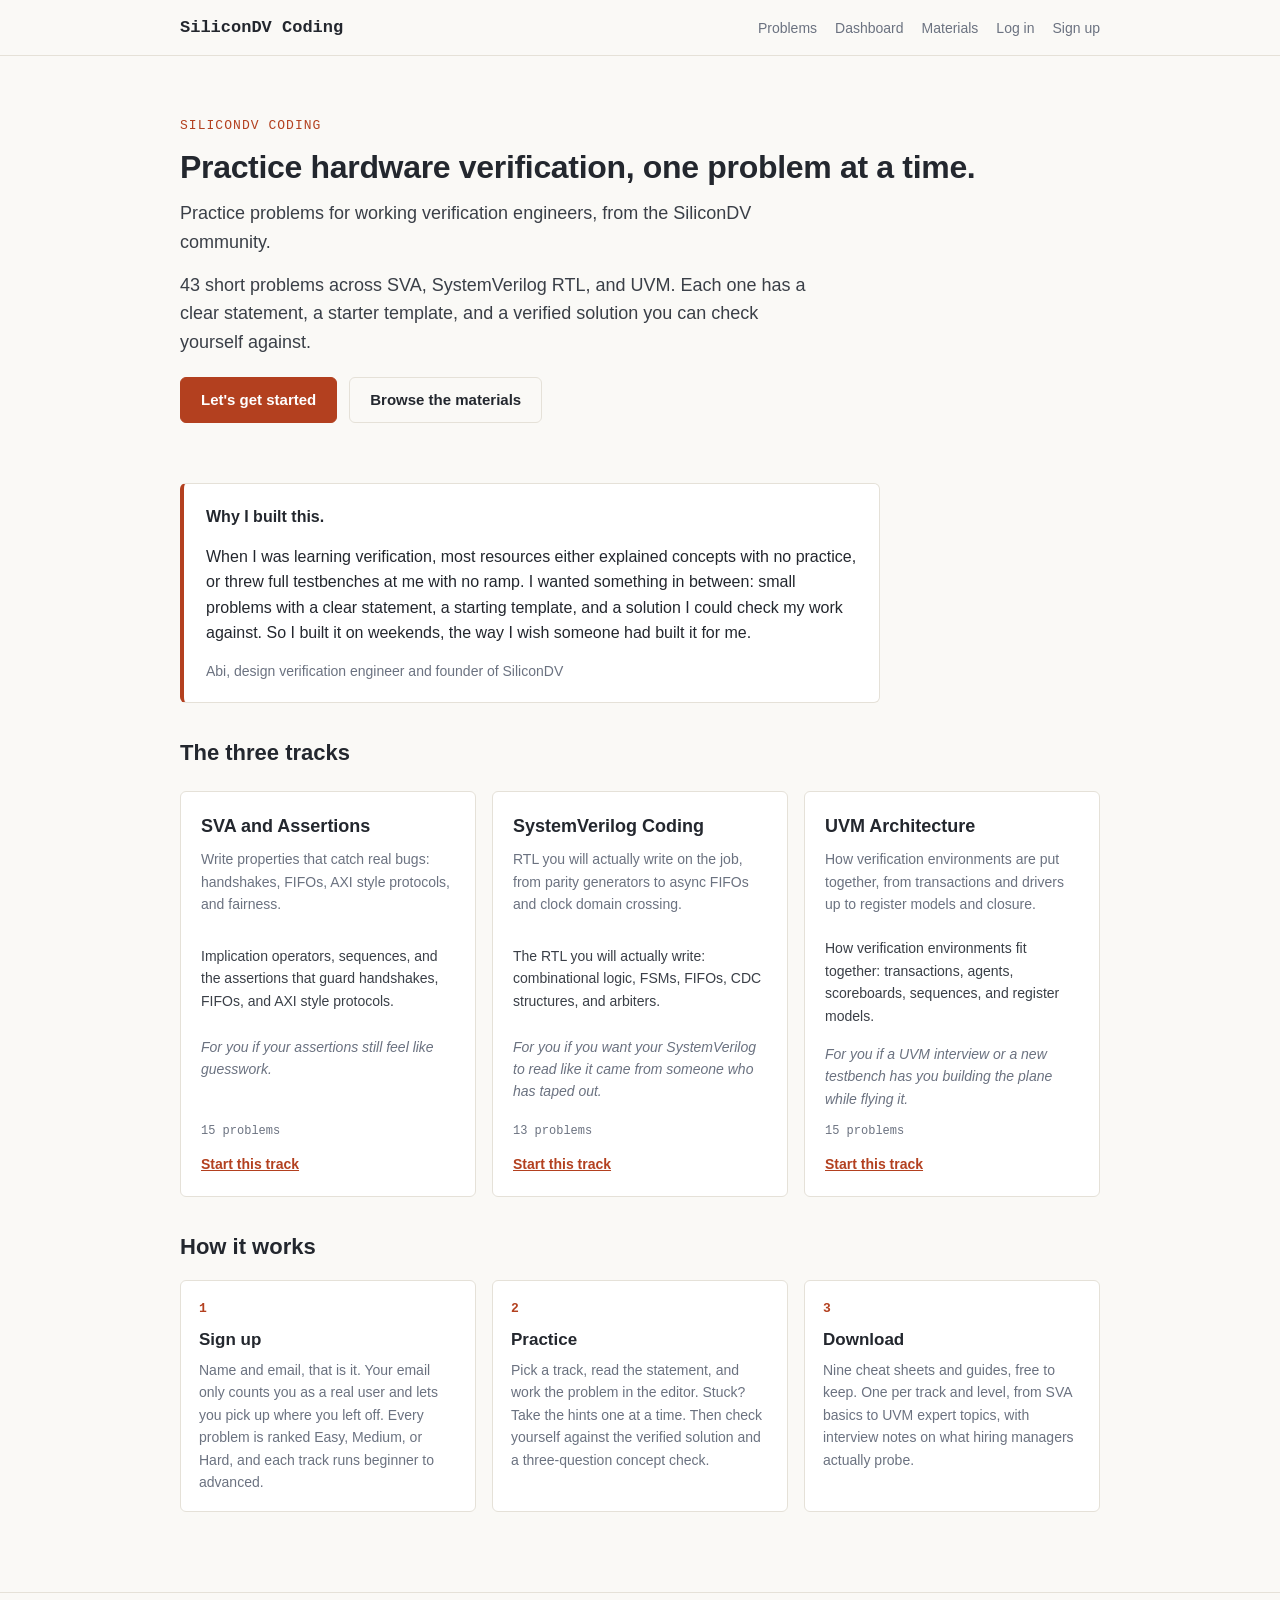
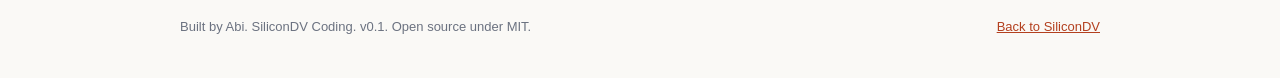
<file: practice/index.html>
<!DOCTYPE html>
<html lang="en">
<head>
  <meta charset="utf-8">
  <meta name="viewport" content="width=device-width, initial-scale=1">
  <title>SiliconDV Coding</title>
  <meta name="description" content="Hands-on practice problems for hardware verification: SVA, SystemVerilog RTL, and UVM. Built by Abi, founder of SiliconDV.">
  <link rel="stylesheet" href="styles.css">
  <!-- Google tag (gtag.js) -->
  <script async src="https://www.googletagmanager.com/gtag/js?id=G-796B4SJDY9"></script>
  <script>
    window.dataLayer = window.dataLayer || [];
    function gtag(){dataLayer.push(arguments);}
    gtag('js', new Date());
    gtag('config', 'G-796B4SJDY9');
  </script>
</head>
<body>

  <header class="site">
    <div class="wrap">
      <a class="brand" href="#/">SiliconDV Coding</a>
      <nav class="main" id="nav"></nav>
    </div>
  </header>

  <main>
    <div class="wrap" id="app">
      <p>Loading the lab...</p>
    </div>
  </main>

  <footer class="site">
    <div class="wrap">
      <span>Built by Abi. SiliconDV Coding. v0.1. Open source under MIT.</span>
      <span><a href="https://silicondv.com">Back to SiliconDV</a></span>
    </div>
  </footer>

  <script src="config.js"></script>
  <script src="app.js"></script>
</body>
</html>
</file>
<file: practice/styles.css>
/* SiliconDV Practice Lab styles.
   Paper background, ink text, one accent color. Borders are 1px,
   corners stay small. Nothing glows, nothing gradients. */

:root {
  --paper: #FAF9F6;
  --card: #FFFFFF;
  --ink: #23272E;
  --muted: #6B7280;
  --line: #E5E1D8;
  --accent: #B3401F;
  --accent-dark: #93331a;
  --code-bg: #F1EFE9;
  --radius: 6px;
}

* { box-sizing: border-box; }

body {
  margin: 0;
  background: var(--paper);
  color: var(--ink);
  font-family: -apple-system, BlinkMacSystemFont, "Segoe UI", Roboto,
    Helvetica, Arial, sans-serif;
  font-size: 16px;
  line-height: 1.6;
}

.mono, code, pre {
  font-family: ui-monospace, SFMono-Regular, Menlo, Consolas,
    "Liberation Mono", monospace;
}

.wrap {
  max-width: 960px;
  margin: 0 auto;
  padding: 0 20px;
}

/* Demo mode strip. Honest and hard to miss. */
.demo-strip {
  background: #F6EFDD;
  border-bottom: 1px solid var(--line);
  color: var(--ink);
  font-size: 13px;
  padding: 8px 0;
  text-align: center;
}
.demo-strip strong { font-weight: 700; }

/* Header */
header.site {
  border-bottom: 1px solid var(--line);
  background: var(--paper);
}
header.site .wrap {
  display: flex;
  align-items: center;
  justify-content: space-between;
  padding-top: 14px;
  padding-bottom: 14px;
}
.brand {
  font-family: ui-monospace, SFMono-Regular, Menlo, Consolas, monospace;
  font-weight: 700;
  font-size: 17px;
  color: var(--ink);
  text-decoration: none;
}
.brand .dot { color: var(--accent); }
nav.main a {
  color: var(--muted);
  text-decoration: none;
  margin-left: 18px;
  font-size: 14px;
}
nav.main a:hover, nav.main a.active { color: var(--ink); }
nav.main .who {
  color: var(--ink);
  font-size: 14px;
  margin-left: 18px;
}
nav.main button.linklike {
  background: none;
  border: none;
  color: var(--muted);
  cursor: pointer;
  font-size: 14px;
  margin-left: 18px;
  padding: 0;
  font-family: inherit;
}
nav.main button.linklike:hover { color: var(--ink); text-decoration: underline; }

/* Main */
main .wrap { padding-top: 32px; padding-bottom: 64px; }

h1 { font-size: 32px; line-height: 1.25; margin: 0 0 12px; letter-spacing: -0.01em; }
h2 { font-size: 22px; margin: 32px 0 12px; }
h3 { font-size: 17px; margin: 24px 0 8px; }
p { margin: 0 0 14px; }
.lede { font-size: 18px; color: #3a3f47; max-width: 640px; }

a { color: var(--accent); }
a:hover { color: var(--accent-dark); }

/* Hero */
.hero { padding: 28px 0 8px; }
.hero .kicker {
  font-family: ui-monospace, SFMono-Regular, Menlo, Consolas, monospace;
  font-size: 13px;
  color: var(--accent);
  text-transform: uppercase;
  letter-spacing: 0.08em;
  margin-bottom: 10px;
}

/* Why I built this */
.why {
  border: 1px solid var(--line);
  border-left: 4px solid var(--accent);
  background: var(--card);
  border-radius: var(--radius);
  padding: 20px 22px;
  margin: 32px 0;
  max-width: 700px;
}
.why p:last-child { margin-bottom: 0; }
.why .sig { color: var(--muted); font-size: 14px; margin-top: 10px; }

/* Track cards */
.cards {
  display: grid;
  grid-template-columns: repeat(3, 1fr);
  gap: 16px;
  margin: 20px 0 8px;
}
.card {
  background: var(--card);
  border: 1px solid var(--line);
  border-radius: var(--radius);
  padding: 20px;
  display: flex;
  flex-direction: column;
}
.card h3 { margin: 0 0 8px; font-size: 18px; }
.card h3 a { color: var(--ink); text-decoration: none; }
.card h3 a:hover { color: var(--accent); }
.card p { color: var(--muted); font-size: 14px; flex: 1; }
.card .meta {
  font-family: ui-monospace, SFMono-Regular, Menlo, Consolas, monospace;
  font-size: 12px;
  color: var(--muted);
  margin-top: 12px;
}
.card .go { margin-top: 12px; font-size: 14px; font-weight: 600; }

/* Steps */
.steps {
  display: grid;
  grid-template-columns: repeat(3, 1fr);
  gap: 16px;
  margin: 16px 0;
  counter-reset: step;
}
.step {
  border: 1px solid var(--line);
  border-radius: var(--radius);
  background: var(--card);
  padding: 18px;
}
.step .n {
  font-family: ui-monospace, SFMono-Regular, Menlo, Consolas, monospace;
  font-size: 13px;
  color: var(--accent);
  font-weight: 700;
}
.step h3 { margin: 6px 0 6px; }
.step p { font-size: 14px; color: var(--muted); margin: 0; }

/* Buttons */
.btn {
  display: inline-block;
  background: var(--accent);
  color: #fff;
  border: 1px solid var(--accent);
  border-radius: var(--radius);
  padding: 10px 20px;
  font-size: 15px;
  font-weight: 600;
  cursor: pointer;
  text-decoration: none;
  font-family: inherit;
}
.btn:hover { background: var(--accent-dark); border-color: var(--accent-dark); color: #fff; }
.btn-ghost {
  background: transparent;
  color: var(--ink);
  border: 1px solid var(--line);
}
.btn-ghost:hover { border-color: var(--ink); background: transparent; color: var(--ink); }
.btn-row { display: flex; gap: 12px; margin: 20px 0; flex-wrap: wrap; }

/* Forms */
.form-card {
  background: var(--card);
  border: 1px solid var(--line);
  border-radius: var(--radius);
  padding: 28px;
  max-width: 480px;
}
.field { margin-bottom: 16px; }
.field label {
  display: block;
  font-size: 14px;
  font-weight: 600;
  margin-bottom: 6px;
}
.field input {
  width: 100%;
  padding: 10px 12px;
  font-size: 15px;
  border: 1px solid var(--line);
  border-radius: var(--radius);
  background: var(--paper);
  color: var(--ink);
  font-family: inherit;
}
.field input:focus { outline: 2px solid var(--accent); outline-offset: 0; border-color: var(--accent); }
.form-note { font-size: 13px; color: var(--muted); margin-top: 14px; }
.form-error {
  display: none;
  background: #F9E9E2;
  border: 1px solid #E3B79F;
  color: #7A2E14;
  border-radius: var(--radius);
  padding: 10px 14px;
  font-size: 14px;
  margin-bottom: 16px;
}
.form-error.show { display: block; }

/* Progress */
.track-progress {
  background: var(--card);
  border: 1px solid var(--line);
  border-radius: var(--radius);
  padding: 20px 22px;
  margin-bottom: 14px;
}
.track-progress .top {
  display: flex;
  justify-content: space-between;
  align-items: baseline;
  gap: 12px;
}
.track-progress h3 { margin: 0; }
.track-progress h3 a { color: var(--ink); text-decoration: none; }
.track-progress h3 a:hover { color: var(--accent); }
.count { font-family: ui-monospace, SFMono-Regular, Menlo, Consolas, monospace; font-size: 13px; color: var(--muted); }
.bar {
  height: 8px;
  background: var(--code-bg);
  border: 1px solid var(--line);
  border-radius: 4px;
  margin: 12px 0 10px;
  overflow: hidden;
}
.bar > span { display: block; height: 100%; background: var(--accent); }
.levels { font-size: 13px; color: var(--muted); }
.empty {
  border: 1px dashed var(--line);
  border-radius: var(--radius);
  padding: 24px;
  color: var(--muted);
  margin: 8px 0 24px;
  background: var(--card);
}

/* Problem list */
.level-group { margin-bottom: 28px; }
.level-group > h3 {
  font-family: ui-monospace, SFMono-Regular, Menlo, Consolas, monospace;
  font-size: 13px;
  text-transform: uppercase;
  letter-spacing: 0.08em;
  color: var(--muted);
  margin-bottom: 10px;
}
.prow {
  display: flex;
  align-items: center;
  gap: 14px;
  background: var(--card);
  border: 1px solid var(--line);
  border-radius: var(--radius);
  padding: 12px 16px;
  margin-bottom: 8px;
  text-decoration: none;
  color: var(--ink);
}
.prow:hover { border-color: var(--accent); }
.prow .num {
  font-family: ui-monospace, SFMono-Regular, Menlo, Consolas, monospace;
  font-size: 13px;
  color: var(--muted);
  min-width: 36px;
}
.prow .t { flex: 1; font-weight: 600; font-size: 15px; }
.prow .t small { display: block; font-weight: 400; color: var(--muted); font-size: 13px; }

/* Badges */
.badge {
  font-family: ui-monospace, SFMono-Regular, Menlo, Consolas, monospace;
  font-size: 11px;
  text-transform: uppercase;
  letter-spacing: 0.06em;
  border: 1px solid var(--line);
  border-radius: 4px;
  padding: 3px 8px;
  white-space: nowrap;
  color: var(--muted);
  background: var(--paper);
}
.badge.beginner { color: #2F7D4F; border-color: #BFD9C8; background: #EFF6F1; }
.badge.intermediate { color: #8A5E0E; border-color: #E3CF9E; background: #FAF3E2; }
.badge.advanced { color: var(--accent); border-color: #E3B79F; background: #F9ECE4; }
.badge.done { color: #2F7D4F; border-color: #BFD9C8; background: #EFF6F1; }
.badge.tried { color: #8A5E0E; border-color: #E3CF9E; background: #FAF3E2; }

/* Code blocks */
pre.code {
  background: var(--code-bg);
  border: 1px solid var(--line);
  border-radius: var(--radius);
  padding: 16px 18px;
  font-size: 13.5px;
  line-height: 1.55;
  overflow-x: auto;
  margin: 12px 0 20px;
}
.code-label {
  font-family: ui-monospace, SFMono-Regular, Menlo, Consolas, monospace;
  font-size: 12px;
  text-transform: uppercase;
  letter-spacing: 0.08em;
  color: var(--muted);
  margin: 20px 0 0;
}
.solution-label {
  display: inline-block;
  font-family: ui-monospace, SFMono-Regular, Menlo, Consolas, monospace;
  font-size: 12px;
  text-transform: uppercase;
  letter-spacing: 0.08em;
  color: var(--accent);
  border: 1px solid #E3B79F;
  background: #F9ECE4;
  border-radius: 4px;
  padding: 3px 8px;
  margin: 20px 0 0;
}
.done-note {
  border: 1px solid #BFD9C8;
  background: #EFF6F1;
  color: #2F7D4F;
  border-radius: var(--radius);
  padding: 12px 16px;
  font-size: 14px;
  margin: 20px 0;
}

/* Materials */
.mat-grid {
  display: grid;
  grid-template-columns: repeat(3, 1fr);
  gap: 16px;
  margin-top: 16px;
}
.mat-note { font-size: 13px; color: var(--muted); margin-top: 20px; }

/* Not found */
.notfound {
  border: 1px solid var(--line);
  border-radius: var(--radius);
  background: var(--card);
  padding: 40px;
  text-align: center;
  max-width: 560px;
  margin: 40px auto;
}
.notfound h1 { font-size: 24px; }

/* Tables (admin) */
table.data {
  width: 100%;
  border-collapse: collapse;
  font-size: 14px;
  margin: 12px 0 28px;
  background: var(--card);
}
table.data th, table.data td {
  border: 1px solid var(--line);
  padding: 8px 12px;
  text-align: left;
}
table.data th {
  font-family: ui-monospace, SFMono-Regular, Menlo, Consolas, monospace;
  font-size: 12px;
  text-transform: uppercase;
  letter-spacing: 0.06em;
  color: var(--muted);
  background: var(--code-bg);
}
.admin-key { display: flex; gap: 10px; margin: 16px 0; max-width: 520px; }
.admin-key input {
  flex: 1;
  padding: 10px 12px;
  font-size: 15px;
  border: 1px solid var(--line);
  border-radius: var(--radius);
  background: var(--card);
  color: var(--ink);
  font-family: ui-monospace, SFMono-Regular, Menlo, Consolas, monospace;
}

/* Footer */
footer.site {
  border-top: 1px solid var(--line);
  padding: 24px 0 40px;
  color: var(--muted);
  font-size: 13px;
}
footer.site .wrap { display: flex; justify-content: space-between; gap: 16px; flex-wrap: wrap; }

@media (max-width: 720px) {
  .cards, .steps, .mat-grid { grid-template-columns: 1fr; }
  h1 { font-size: 26px; }
  nav.main a { margin-left: 12px; }
  .prow { flex-wrap: wrap; }
}

/* Problem list: filters and table */

.filters {
  border: 1px solid var(--line);
  border-radius: var(--radius);
  background: var(--card);
  padding: 14px 16px;
  margin: 16px 0 8px;
  display: flex;
  flex-direction: column;
  gap: 10px;
}
.chip-row { display: flex; align-items: center; gap: 8px; flex-wrap: wrap; }
.chip-label {
  font-family: ui-monospace, SFMono-Regular, Menlo, Consolas, monospace;
  font-size: 12px;
  text-transform: uppercase;
  letter-spacing: 0.06em;
  color: var(--muted);
  margin-right: 4px;
}
.chip {
  background: var(--paper);
  border: 1px solid var(--line);
  border-radius: 20px;
  padding: 4px 12px;
  font-size: 13px;
  font-family: inherit;
  color: var(--muted);
  cursor: pointer;
}
.chip:hover { border-color: var(--ink); color: var(--ink); }
.chip.on { background: var(--ink); border-color: var(--ink); color: #fff; }
.search-row input {
  width: 100%;
  max-width: 360px;
  padding: 8px 12px;
  font-size: 14px;
  border: 1px solid var(--line);
  border-radius: var(--radius);
  background: var(--paper);
  color: var(--ink);
  font-family: inherit;
}
.search-row input:focus { outline: 2px solid var(--accent); border-color: var(--accent); }

table.plist {
  width: 100%;
  border-collapse: collapse;
  font-size: 15px;
  margin: 8px 0 12px;
  background: var(--card);
  border: 1px solid var(--line);
  border-radius: var(--radius);
  overflow: hidden;
}
table.plist th, table.plist td {
  padding: 10px 14px;
  text-align: left;
  border-bottom: 1px solid var(--line);
}
table.plist thead th {
  font-family: ui-monospace, SFMono-Regular, Menlo, Consolas, monospace;
  font-size: 12px;
  text-transform: uppercase;
  letter-spacing: 0.06em;
  color: var(--muted);
  background: var(--code-bg);
}
table.plist tbody tr:last-child td { border-bottom: none; }
table.plist tbody tr:hover td { background: #FBFAF7; }
.c-num { width: 56px; color: var(--muted); font-size: 13px; }
.c-diff { width: 110px; }
.c-status { width: 70px; text-align: center; }
.c-title a { color: var(--ink); text-decoration: none; font-weight: 600; }
.c-title a:hover { color: var(--accent); }
.c-track {
  display: block;
  font-size: 12px;
  color: var(--muted);
  font-weight: 400;
}

.diff { font-weight: 600; font-size: 14px; }
.diff-beginner { color: #2F7D4F; }
.diff-intermediate { color: #8A5E0E; }
.diff-advanced { color: var(--accent); }

.st { font-size: 16px; line-height: 1; }
.st-done { color: #2F7D4F; font-weight: 700; }
.st-tried { color: #8A5E0E; }
.st-none { color: #C9C4B8; }

.muted-line { font-size: 13px; color: var(--muted); }
.tiny { font-size: 12px; margin-top: 6px; }
.legend { margin-top: 4px; }

/* Problem page: two pane layout */

.prob-head .pnum { color: var(--muted); font-size: 0.6em; }
.pstatus { font-size: 14px; margin-left: 10px; }
.ps-done { color: #2F7D4F; font-weight: 600; }
.ps-tried { color: #8A5E0E; font-weight: 600; }
.ps-none { color: var(--muted); }

.prob-grid {
  display: grid;
  grid-template-columns: 1fr 1fr;
  gap: 24px;
  margin-top: 20px;
  align-items: start;
}
.pane {
  background: var(--card);
  border: 1px solid var(--line);
  border-radius: var(--radius);
  padding: 20px 22px;
  min-width: 0;
}

.tabs {
  display: flex;
  gap: 4px;
  border-bottom: 1px solid var(--line);
  margin: -4px -6px 16px;
  padding: 0 6px;
}
.tab {
  background: none;
  border: none;
  border-bottom: 2px solid transparent;
  padding: 10px 12px;
  font-size: 14px;
  font-weight: 600;
  color: var(--muted);
  cursor: pointer;
  font-family: inherit;
  margin-bottom: -1px;
}
.tab:hover { color: var(--ink); }
.tab.on { color: var(--ink); border-bottom-color: var(--accent); }

.constraints { margin: 8px 0 16px; padding-left: 20px; }
.constraints li { margin-bottom: 6px; font-size: 15px; }

.locked {
  border: 1px dashed var(--line);
  border-radius: var(--radius);
  padding: 24px;
  text-align: center;
  color: var(--muted);
  margin-top: 12px;
}

#notes {
  width: 100%;
  padding: 12px 14px;
  font-size: 14px;
  line-height: 1.6;
  border: 1px solid var(--line);
  border-radius: var(--radius);
  background: var(--paper);
  color: var(--ink);
  font-family: inherit;
  resize: vertical;
}
#notes:focus { outline: 2px solid var(--accent); border-color: var(--accent); }

/* Hand rolled code editor: textarea plus a synced line number gutter */

.editor {
  display: flex;
  border: 1px solid var(--line);
  border-radius: var(--radius);
  background: var(--code-bg);
  overflow: hidden;
  margin-top: 8px;
}
.gutter {
  padding: 14px 10px 14px 14px;
  text-align: right;
  color: #A8A294;
  background: var(--code-bg);
  border-right: 1px solid var(--line);
  font-family: ui-monospace, SFMono-Regular, Menlo, Consolas, monospace;
  font-size: 13.5px;
  line-height: 1.55;
  user-select: none;
  overflow: hidden;
  white-space: pre;
  min-width: 44px;
}
#ed {
  flex: 1;
  min-height: 340px;
  padding: 14px 16px;
  border: none;
  background: transparent;
  color: var(--ink);
  font-family: ui-monospace, SFMono-Regular, Menlo, Consolas, monospace;
  font-size: 13.5px;
  line-height: 1.55;
  resize: vertical;
  white-space: pre;
  overflow: auto;
}
#ed:focus { outline: 2px solid var(--accent); outline-offset: -2px; }

.self-note {
  font-size: 13px;
  color: var(--muted);
  align-self: center;
}

/* Concept check quiz */

.quiz-head { margin-top: 28px; }
.quiz-q {
  border-top: 1px solid var(--line);
  padding: 14px 0;
}
.quiz-q .qq { font-size: 15px; margin-bottom: 10px; }
.quiz-q .qnum {
  font-family: ui-monospace, SFMono-Regular, Menlo, Consolas, monospace;
  font-size: 12px;
  color: var(--muted);
}
.choices { display: flex; flex-direction: column; gap: 8px; }
.choice {
  text-align: left;
  background: var(--paper);
  border: 1px solid var(--line);
  border-radius: var(--radius);
  padding: 8px 12px;
  font-size: 14px;
  font-family: inherit;
  color: var(--ink);
  cursor: pointer;
}
.choice:hover:not(:disabled) { border-color: var(--ink); }
.choice:disabled { cursor: default; opacity: 0.9; }
.choice .clett {
  font-family: ui-monospace, SFMono-Regular, Menlo, Consolas, monospace;
  font-size: 12px;
  color: var(--muted);
  margin-right: 8px;
}
.choice.right { border-color: #2F7D4F; background: #EFF6F1; }
.choice.wrong { border-color: var(--accent); background: #F9ECE4; }
.quiz-q .why {
  font-size: 14px;
  color: #3a3f47;
  background: var(--paper);
  border: 1px solid var(--line);
  border-radius: var(--radius);
  padding: 10px 14px;
  margin-top: 10px;
}

/* Track card extras on the landing page */
.card .covers { font-size: 14px; color: #3a3f47; margin: 8px 0; }
.card .whofor { font-size: 14px; color: var(--muted); font-style: italic; margin: 8px 0 0; }

/* Hints: progressive reveal on the problem page */
#hints { margin: 8px 0 18px; }
#hints .tiny { margin-bottom: 10px; }
.hint-list { margin: 12px 0 0; padding-left: 0; list-style: none; counter-reset: hint; }
.hint-list .hint {
  counter-increment: hint;
  font-size: 15px;
  background: var(--paper);
  border: 1px solid var(--line);
  border-radius: var(--radius);
  padding: 10px 14px 10px 44px;
  margin-bottom: 8px;
  position: relative;
}
.hint-list .hint::before {
  content: counter(hint);
  position: absolute;
  left: 14px;
  top: 10px;
  font-family: ui-monospace, SFMono-Regular, Menlo, Consolas, monospace;
  font-size: 13px;
  color: var(--accent);
  font-weight: 700;
}

/* Takeaway shown at the end of a revealed solution */
.takeaway {
  border: 1px solid var(--line);
  border-left: 4px solid var(--accent);
  background: var(--card);
  border-radius: var(--radius);
  padding: 12px 16px;
  margin-top: 16px;
  font-size: 15px;
}

/* Dashboard: difficulty breakdown and activity */

.diff-grid {
  display: grid;
  grid-template-columns: repeat(3, 1fr);
  gap: 16px;
  margin: 8px 0 8px;
}
.diff-cell {
  background: var(--card);
  border: 1px solid var(--line);
  border-radius: var(--radius);
  padding: 16px 18px;
}
.diff-cell .diff-top {
  display: flex;
  justify-content: space-between;
  align-items: baseline;
  margin-bottom: 10px;
}
ul.activity { list-style: none; margin: 0; padding: 0; }
ul.activity li {
  background: var(--card);
  border: 1px solid var(--line);
  border-radius: var(--radius);
  padding: 10px 14px;
  margin-bottom: 8px;
  font-size: 14px;
}
ul.activity a { color: var(--ink); text-decoration: none; font-weight: 600; }
ul.activity a:hover { color: var(--accent); }

@media (max-width: 860px) {
  .prob-grid { grid-template-columns: 1fr; }
  .diff-grid { grid-template-columns: 1fr; }
  table.plist { font-size: 14px; }
  .c-diff { width: 80px; }
}
</file>
